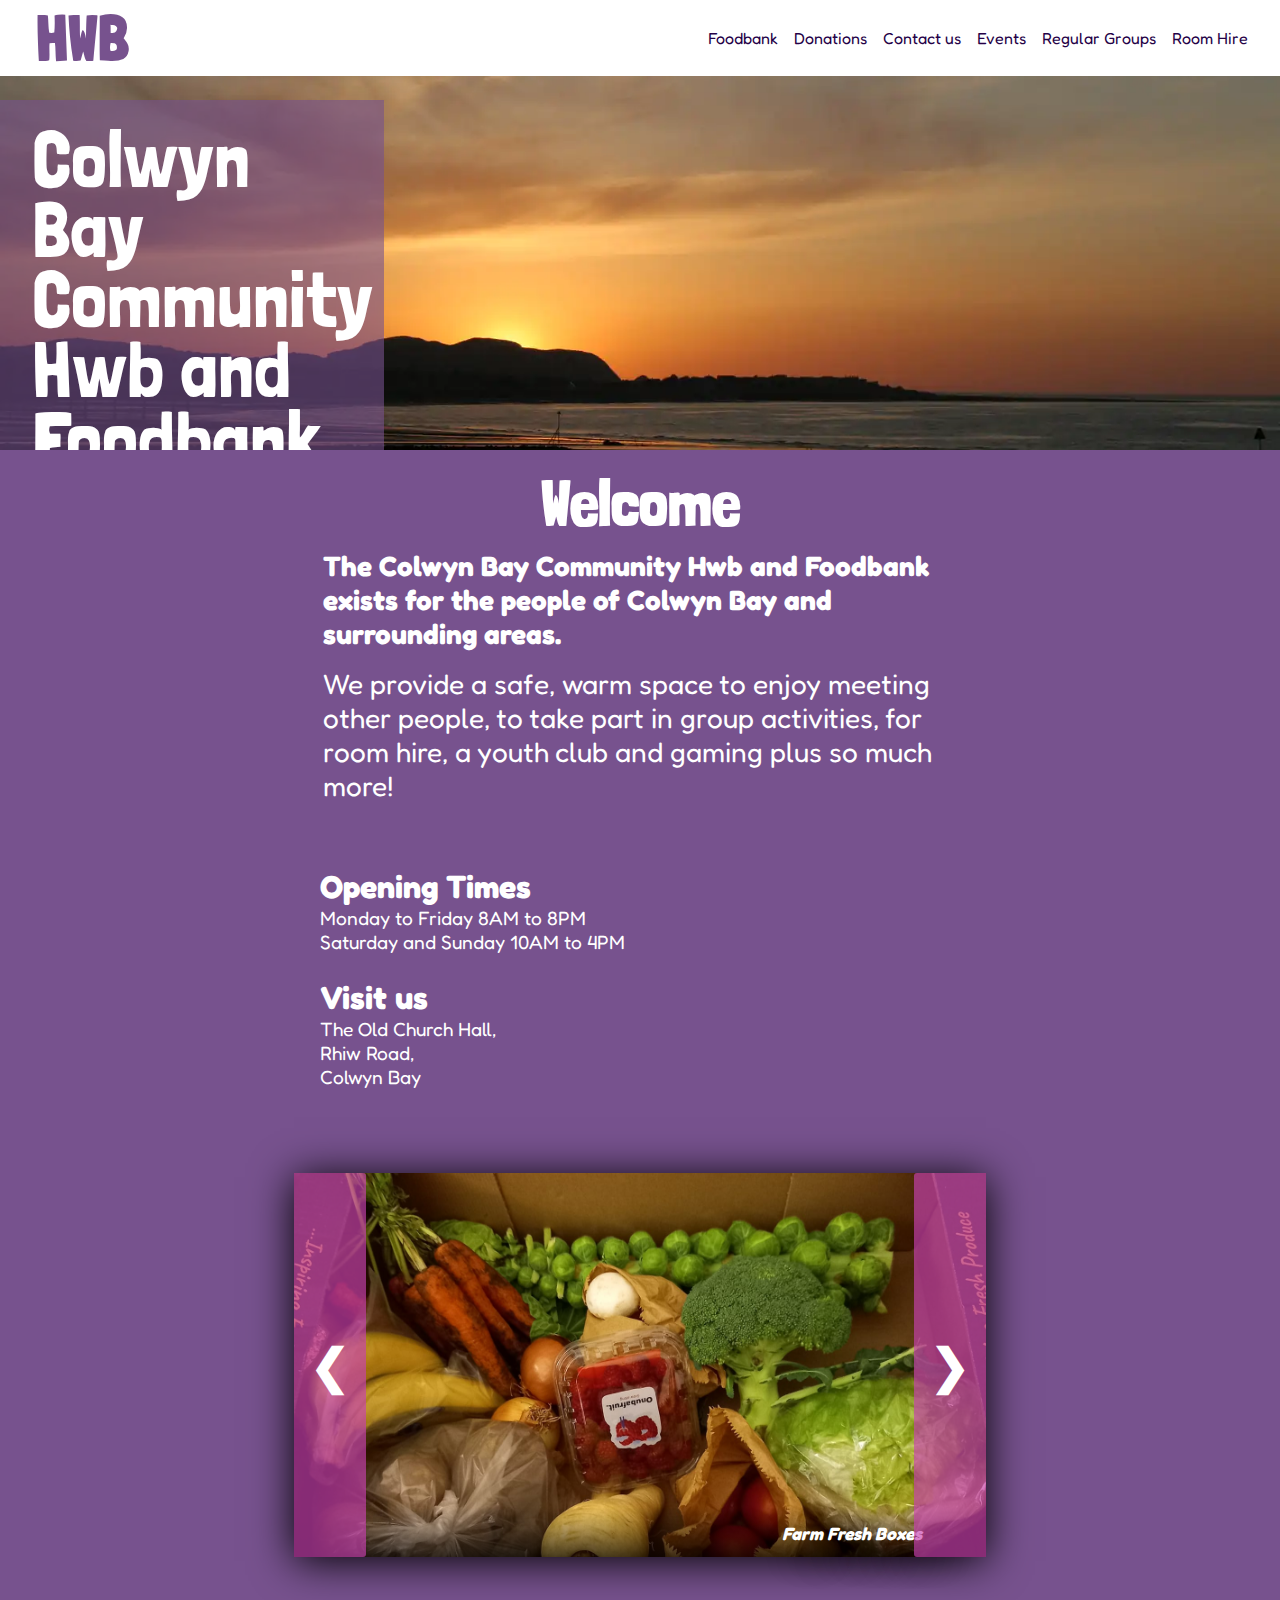
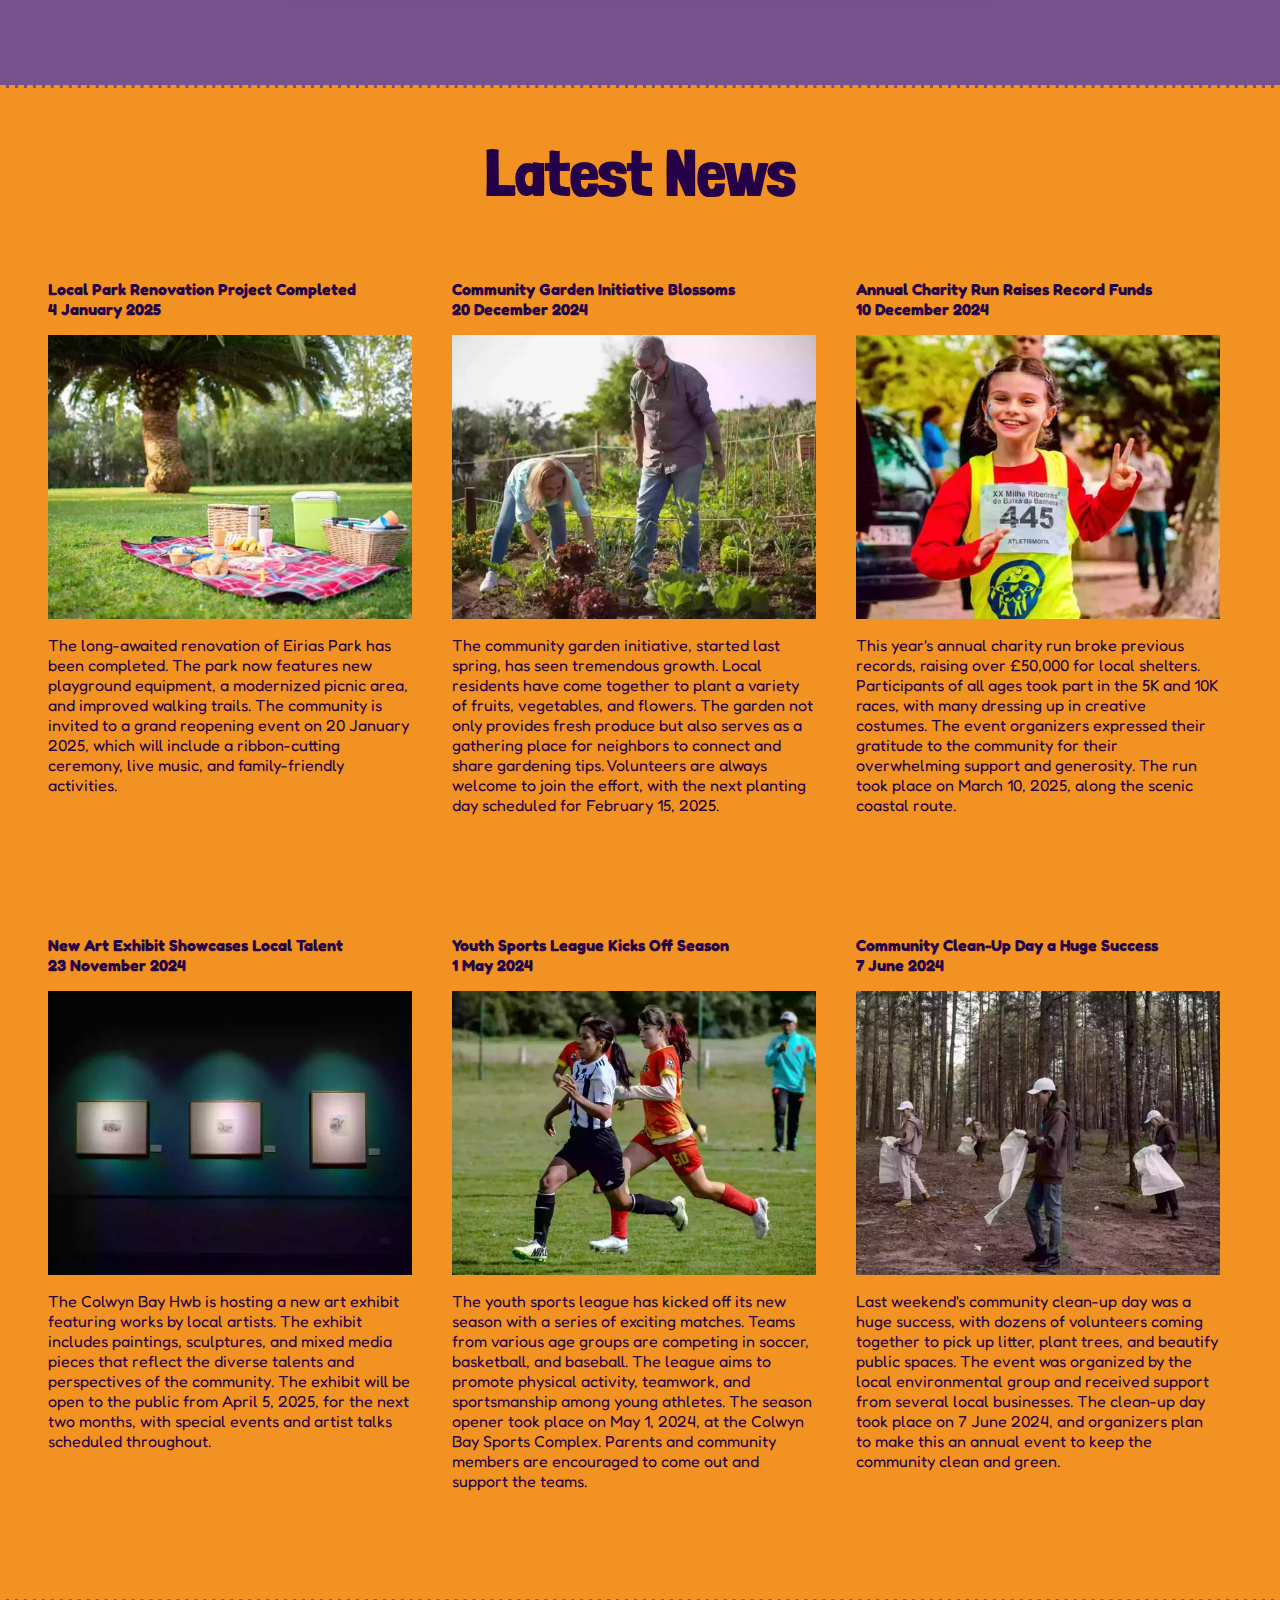
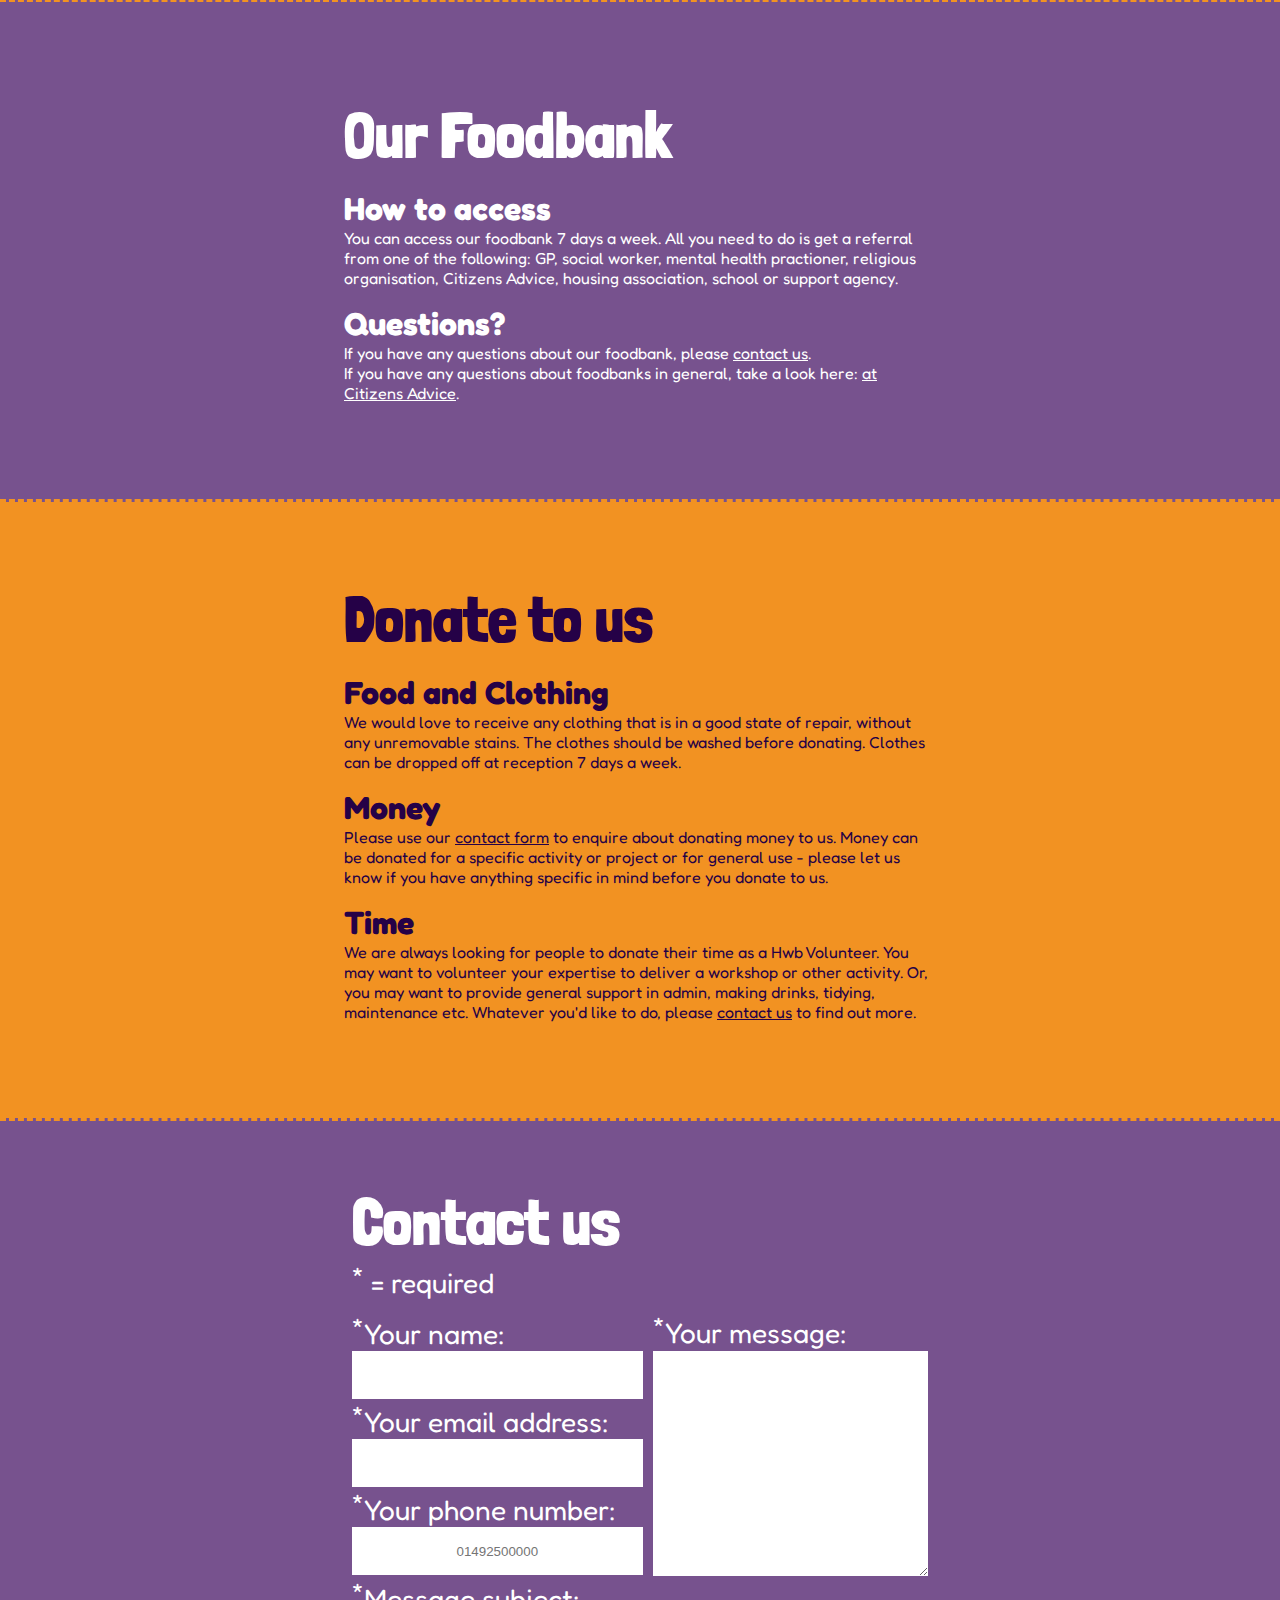
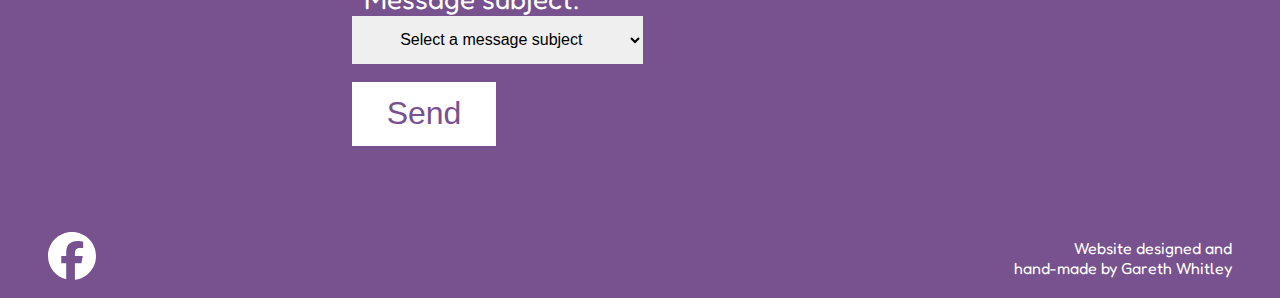
<file: index.html>
<!DOCTYPE html>
<html lang="en">
<head>
    <!-- Meta tags-->
    <meta charset="UTF-8">
    <meta name="viewport" content="width=device-width, initial-scale=1.0">
    <meta name="description" content="Colwyn Bay Community Hwb and Foodbank">
    <!-- Preloads to reduce overall page load time -->
    <link rel="preload" as="image" href="assets/images/sunset.webp">
    <link rel="preconnect" href="https://fonts.googleapis.com" crossorigin >
    <link rel="preconnect" href="https://fonts.gstatic.com" crossorigin >
    <!-- Stylesheets -->
    <link rel="stylesheet" href="https://fonts.googleapis.com/css2?family=Londrina+Solid:wght@300;400&display=swap">
    <link rel="stylesheet" href="https://fonts.googleapis.com/css2?family=Fredoka:wght@300&display=swap">
    <link rel="stylesheet" href="assets/css/global-styles.css">
    <link rel="stylesheet" href="assets/css/landing-styles.css">
    <link rel="stylesheet" href="assets/css/thankyou-modal.css">
    <style>
        /* Inline critical CSS to reduce mobile LCP*/
        .hero {
            width: 100%;
            height: 50vh;
            background: url('assets/images/sunset.webp') no-repeat center center / cover;
            position: relative;
        }
    </style>
    <!-- Title -->
    <title>Colwyn Bay Community Hwb and Foodbank</title>
</head>
<body>
    <!-- Header including navigation and logotype -->
    <header>
        <a href="index.html">
            <h1 id="logo">
                HWB
            </h1>
        </a>
        <!-- Navigation toggle -->
        <input type="checkbox" name="nav-toggle" id="nav-toggle">
        <label for="nav-toggle" class="nav-toggle-label">
            <svg xmlns="http://www.w3.org/2000/svg"
                class="icon"
                viewBox="0 0 448 512"
                role="img"
                aria-label="Navigation menu icon">
                <!--!Font Awesome Free 6.7.1 by @fontawesome - https://fontawesome.com License - https://fontawesome.com/license/free Copyright 2024 Fonticons, Inc.-->
                <path d="M0 96C0 78.3 14.3 64 32 64l384 0c17.7 0 32 14.3 32 32s-14.3 32-32 32L32 128C14.3 128 0 113.7 0 96zM0 256c0-17.7 14.3-32 32-32l384 0c17.7 0 32 14.3 32 32s-14.3 32-32 32L32 288c-17.7 0-32-14.3-32-32zM448 416c0 17.7-14.3 32-32 32L32 448c-17.7 0-32-14.3-32-32s14.3-32 32-32l384 0c17.7 0 32 14.3 32 32z"></path>
            </svg>
        </label>
        <!-- Navigation -->
        <nav>
            <ul id="menu">
                <li><a href="index.html#foodbank" aria-label="Click to visit Foodbank information">Foodbank</a></li>
                <li><a href="index.html#donations" aria-label="Click to visit How to donate to us">Donations</a></li>
                <li><a href="index.html#contact-form-section" aria-label="Click to visit Contact us">Contact us</a></li>
                <li><a href="groups-and-events.html#events" aria-label="Click to visit Events">Events</a></li>
                <li><a href="groups-and-events.html#regular-groups" aria-label="Click to visit Regular Events">Regular Groups</a></li>
                <li><a href="groups-and-events.html#room-hire" aria-label="Click to visit Room hire">Room Hire</a></li>
            </ul>
        </nav>
    </header>
    <!-- Main container -->
    <div id="container" class="container-noblur">
        <!-- Hero image -->
        <div class="hero">
            <div id="cover-text">
                <h1 id="cover-title">
                    Colwyn Bay Community<br>
                    Hwb and Foodbank
                </h1>
            </div>
        </div>
        <div id="welcome-message-details">
            <!-- Welcome message section -->
            <section id="welcome-message">
                <h2>
                    Welcome
                </h2>
                <p>
                    <strong>The Colwyn Bay Community Hwb and Foodbank exists for the people of Colwyn Bay and surrounding areas.</strong>
                </p>
                <p>
                    We provide a safe, warm space to enjoy meeting other people, to take part in group activities, for room hire,
                    a youth club and gaming plus so much more!
                </p>
            </section>
            <!-- Details section including opening times and location -->
            <section id="details">
                <div id="opening-times">
                    <h3>
                        Opening Times
                    </h3>
                    <p id="times">
                        Monday to Friday 8AM to 8PM<br>
                        Saturday and Sunday 10AM to 4PM
                    </p>
                </div>
                <div id="visit-us">
                    <h3>
                        Visit us
                    </h3>
                    <p id="address">
                        The Old Church Hall,<br>
                        Rhiw Road,<br>
                        Colwyn Bay
                    </p>
                </div>
            </section>
        </div>
        <!-- Image carousel -->
        <div class="carousel">
            <!-- Carousel slides -->
            <div class="slides fade" id="slide-1" style="display:flex"><div id="slide-1-caption" class="slide-caption"><span>Farm Fresh Boxes</span></div></div>
            <div class="slides fade" id="slide-2" style="display:none"><div id="slide-2-caption" class="slide-caption"><span>The Choir For Good</span></div></div>
            <div class="slides fade" id="slide-3" style="display:none"><div id="slide-3-caption" class="slide-caption"><span>Pumpkin workshop</span></div></div>
            <div class="slides fade" id="slide-4" style="display:none"><div id="slide-4-caption" class="slide-caption"><span>The Warm Hub Christmas Dinner</span></div></div>
            <div class="slides fade" id="slide-5" style="display:none"><div id="slide-5-caption" class="slide-caption"><span>A visit from an AM</span></div></div>
            <!-- Carousel movement buttons-->
            <a aria-label="previous image" id="previousArrow">&#10094;</a>
            <a aria-label="next image" id="nextArrow">&#10095;</a>
        </div>
        <hr>
        <!-- Latest news section -->
        <section id="latest-news">
            <h2>Latest News</h2>
            <!-- Latest news cards -->
            <div id="news-cards">
                <div class="card">
                    <div class="news-title">Local Park Renovation Project Completed</div>
                    <div class="news-date">4 January 2025</div>
                    <div class="news-image">
                        <img
                            srcset="assets/images/news/eirias-park-575w.webp 575w,
                                assets/images/news/eirias-park-796w.webp 796w,
                                assets/images/news/eirias-park-1194w.webp 1194w"
                            sizes="(min-width: 1560px) calc(33.06vw - 60px),
                                (min-width: 1200px) calc(7.06vw + 341px),
                                (min-width: 1060px) calc(50vw - 68px),
                                (min-width: 780px) calc(10vw + 348px),
                                (min-width: 560px) calc(100vw - 96px),
                                calc(7.5vw + 404px)"
                            src="assets/images/news/eirias-park.webp"
                            aria-label="Local Park Renovation Project Completed"
                            alt="Local Park Renovation Project">
                    </div>
                    <div class="news-snippet">
                        The long-awaited renovation of Eirias Park has been completed. The park now features new playground equipment, a modernized picnic area, and improved walking trails. The community is invited to a grand reopening event on 20 January 2025, which will include a ribbon-cutting ceremony, live music, and family-friendly activities.
                    </div>
                </div>
                <div class="card">
                    <div class="news-title">Community Garden Initiative Blossoms</div>
                    <div class="news-date">20 December 2024</div>
                    <div class="news-image">
                        <img
                            srcset="assets/images/news/community-garden-575w.webp 575w,
                                assets/images/news/community-garden-850w.webp 850w,
                                assets/images/news/community-garden-1275w.webp 1275w,
                                assets/images/news/community-garden-1600w.webp 1600w,
                                assets/images/news/community-garden-1860w.webp 1860w"
                            sizes="(min-width: 1560px) calc(33.06vw - 60px),
                                (min-width: 1200px) calc(7.06vw + 341px),
                                (min-width: 1060px) calc(50vw - 68px),
                                (min-width: 780px) calc(10vw + 348px),
                                (min-width: 560px) calc(100vw - 96px),
                                calc(7.5vw + 404px)"
                            src="assets/images/news/community-garden.webp"
                            aria-label="Community Garden Initiative Blossoms"
                            alt="Community Garden Initiative Blossoms">
                    </div>
                    <div class="news-snippet">
                        The community garden initiative, started last spring, has seen tremendous growth. Local residents have come together to plant a variety of fruits, vegetables, and flowers. The garden not only provides fresh produce but also serves as a gathering place for neighbors to connect and share gardening tips. Volunteers are always welcome to join the effort, with the next planting day scheduled for February 15, 2025.
                    </div>
                </div>
                <div class="card">
                    <div class="news-title">Annual Charity Run Raises Record Funds</div>
                    <div class="news-date">10 December 2024</div>
                    <div class="news-image">
                        <img
                                srcset="assets/images/news/charity-run-575w.webp 575w,
                                    assets/images/news/charity-run-1010w.webp 1010w,
                                    assets/images/news/charity-run-1515w.webp 1515w,
                                    assets/images/news/charity-run-1860w.webp 1860w"
                                sizes="(min-width: 1800px) calc(33vw - 58px), (min-width: 780px) 490px, (min-width: 640px) calc(100vw - 96px), 491px"
                                src="assets/images/news/charity-run.webp"
                                aria-label="Annual Charity Run Raises Record Funds"
                                alt="Annual Charity Run Raises Record Funds">
                    </div>
                    <div class="news-snippet">
                        This year's annual charity run broke previous records, raising over £50,000 for local shelters. Participants of all ages took part in the 5K and 10K races, with many dressing up in creative costumes. The event organizers expressed their gratitude to the community for their overwhelming support and generosity. The run took place on March 10, 2025, along the scenic coastal route.
                    </div>
                </div>
                <div class="card">
                    <div class="news-title">New Art Exhibit Showcases Local Talent</div>
                    <div class="news-date">23 November 2024</div>
                    <div class="news-image">
                        <img
                                srcset="assets/images/news/exhibition-379w.webp 379w,
                                    assets/images/news/exhibition-575w.webp 575w,
                                    assets/images/news/exhibition-758w.webp 758w,
                                    assets/images/news/exhibition-1137w.webp 1137w,
                                    assets/images/news/exhibition-1420w.webp 1420w,
                                    assets/images/news/exhibition-1650w.webp 1650w,
                                    assets/images/news/exhibition-1860w.webp 1860w"
                                sizes="(min-width: 1440px) calc(33.01vw - 58px),
                                    (min-width: 1200px) calc(14.09vw + 210px),
                                    (min-width: 960px) calc(50vw - 68px),
                                    (min-width: 780px) calc(13.75vw + 273px),
                                    (min-width: 500px) calc(100vw - 96px), 373px"
                                src="assets/images/news/exhibition.webp"
                                aria-label="New Art Exhibit Showcases Local Talent"
                                alt="New Art Exhibit Showcases Local Talent">
                    </div>
                    <div class="news-snippet">
                        The Colwyn Bay Hwb is hosting a new art exhibit featuring works by local artists. The exhibit includes paintings, sculptures, and mixed media pieces that reflect the diverse talents and perspectives of the community. The exhibit will be open to the public from April 5, 2025, for the next two months, with special events and artist talks scheduled throughout.
                    </div>
                </div>
                <div class="card">
                    <div class="news-title">Youth Sports League Kicks Off Season</div>
                    <div class="news-date">1 May 2024</div>
                    <div class="news-image">
                        <img
                                srcset="assets/images/news/sports-league-575w.webp 575w,
                                    assets/images/news/sports-league-796w.webp 796w,
                                    assets/images/news/sports-league-1194w.webp 1194w,
                                    assets/images/news/sports-league-1560w.webp 1560w,
                                    assets/images/news/sports-league-1860w.webp 1860w"
                                sizes="(min-width: 1480px) calc(33.03vw - 59px),
                                    (min-width: 1200px) calc(9.62vw + 283px),
                                    (min-width: 1000px) calc(50vw - 68px),
                                    (min-width: 780px) calc(12vw + 304px),
                                    (min-width: 520px) calc(100vw - 96px),
                                    389px"
                                src="assets/images/news/sports-league.webp"
                                aria-label="Youth Sports League Kicks Off Season"
                                alt="Youth Sports League Kicks Off Season">
                    </div>
                    <div class="news-snippet">
                        The youth sports league has kicked off its new season with a series of exciting matches. Teams from various age groups are competing in soccer, basketball, and baseball. The league aims to promote physical activity, teamwork, and sportsmanship among young athletes. The season opener took place on May 1, 2024, at the Colwyn Bay Sports Complex. Parents and community members are encouraged to come out and support the teams.
                    </div>
                </div>
                <div class="card">
                    <div class="news-title">Community Clean-Up Day a Huge Success </div>
                    <div class="news-date">7 June 2024</div>
                    <div class="news-image">
                        <img
                                srcset="assets/images/news/cleanup-day-575w.webp 575w,
                                    assets/images/news/cleanup-day-852w.webp 852w,
                                    assets/images/news/cleanup-day-1278w.webp 1278w,
                                    assets/images/news/cleanup-day-1600w.webp 1600w,
                                    assets/images/news/cleanup-day-1860w.webp 1860w"
                                sizes="(min-width: 1560px) calc(33.06vw - 60px), (min-width: 1200px) calc(7.06vw + 341px), (min-width: 1060px) calc(50vw - 68px), (min-width: 780px) calc(10vw + 348px), (min-width: 560px) calc(100vw - 96px), calc(7.5vw + 404px)"                                src="assets/images/news/cleanup-day.webp"
                                aria-label="Community Clean-Up Day a Huge Success"
                                alt="Community Clean-Up Day a Huge Success">
                    </div>
                    <div class="news-snippet">
                        Last weekend's community clean-up day was a huge success, with dozens of volunteers coming together to pick up litter, plant trees, and beautify public spaces. The event was organized by the local environmental group and received support from several local businesses. The clean-up day took place on 7 June 2024, and organizers plan to make this an annual event to keep the community clean and green.
                    </div>
                </div>
            </div>
        </section>
        <hr data-nav="foodbank">
        <!-- Foodbank information section -->
        <section id="foodbank">
            <div id="foodbank-details">
                <h2>Our Foodbank</h2>
                <h3>How to access</h3>
                <p>
                    You can access our foodbank 7 days a week. All you need to do is get a referral from one of the following: GP, social worker, mental health practioner, religious organisation, Citizens Advice, housing association, school or support agency.
                </p>
                <h3>Questions?</h3>
                <p>
                    If you have any questions about our foodbank, please <a href="#contact-form-section" aria-label="link to our contact us form">contact us</a>.<br>
                    If you have any questions about foodbanks in general, take a look here: <a href="https://www.citizensadvice.org.uk/debt-and-money/food-bank/using-a-food-bank/" target="_blank" aria-label="link to Citizens Advice foodbank information">at Citizens Advice</a>.
                </p>
            </div>
        </section>
        <hr data-nav="donations">
        <!-- Donations section -->
        <section id="donations">
            <div id="donations-details">
                <h2>Donate to us</h2>
                <h3>Food and Clothing</h3>
                <p>
                    We would love to receive any clothing that is in a good state of repair, without any unremovable stains. The clothes should be washed before donating. Clothes can be dropped off at reception 7 days a week.
                </p>
                <h3>Money</h3>
                <p>
                    Please use our <a href="#contact-form-section" aria-label="link to our contact form">contact form</a> to enquire about donating money to us. Money can be donated for a specific activity or project or for general use - please let us know if you have anything specific in mind before you donate to us.
                </p>
                <h3>Time</h3>
                <p>
                    We are always looking for people to donate their time as a Hwb Volunteer. You may want to volunteer your expertise to deliver a workshop or other activity. Or, you may want to provide general support in admin, making drinks, tidying, maintenance etc. Whatever you'd like to do, please <a href="#contact-form-section" aria-label="link to contact form">contact us</a> to find out more.
                </p>
            </div>
        </section>
        <hr data-nav="contact-form-section">
        <!-- Contact form section -->
        <section id="contact-form-section">
            <div id="contact-form">
                <h2>Contact us</h2>
                <form id="contact-us-form" aria-label="Contact Form">
                    <span><sup>*</sup> = required</span>
                    <div id="form-column">
                        <div id="form-left">
                            <div>
                                <label for="name"><sup>*</sup>Your name:</label><br>
                                <input type="text" name="name" id="name" required class="readable-input">
                                <div style="display:none" class="errors" id="error-name">⚠️ Please enter your name.</div>
                            </div>
                            <div>
                                <label for="email"><sup>*</sup>Your email address:</label><br>
                                <input type="email" name="email" id="email" required class="readable-input">
                                <div style="display:none" class="errors" id="error-email">⚠️ Please enter your email address.</div>
                                <div style="display:none" class="errors" id="error-email-invalid">⚠️ Please enter a valid email address.</div>
                            </div>
                            <div>
                                <label for="phone"><sup>*</sup>Your phone number:</label><br>
                                <input type="tel" name="phone" id="phone" class="readable-input" placeholder="01492500000">
                                <div style="display: none" class="errors" id="error-phone">⚠️ Please enter your phone number.</div>
                                <div style="display: none" class="errors" id="error-phone-incorrect-number">⚠️ Please enter a valid UK phone number with area code.</div>
                            </div>
                            <div>
                                <label for="reason"><sup>*</sup>Message subject:</label>
                                <select required id="reason" name="reason" class="readable-input">
                                    <option selected value="">Select a message subject</option>
                                    <option value="Donating">Donating</option>
                                    <option value="Room hire">Room hire</option>
                                    <option value="Upcoming events">Upcoming events</option>
                                    <option value="Foodbank">Foodbank</option>
                                    <option value="Other">Other</option>
                                </select>
                                <div style="display:none" class="errors" id="error-reason">⚠️ Please choose a message subject.</div>
                            </div>
                        </div>
                        <div id="form-right">
                            <div id="message-div">
                                <label for="message"><sup>*</sup>Your message:</label>
                                <textarea cols="50" rows="15" name="message" id="message" required class="readable-input"></textarea>
                            </div>
                            <div style="display:none" class="errors" id="error-message">⚠️ Please enter a message.</div>
                        </div>
                    </div>
                        <div id="submit-form-button">
                            <button type="submit">Send</button>
                        </div>
                </form>
            </div>
        </section>
        <!-- Footer -->
        <footer>
                <div class="social">
                <a href="https://www.facebook.com" target="_blank" rel="noopener" aria-label="Visit our Facebook page">
                    <svg id="facebook-logo" xmlns="http://www.w3.org/2000/svg" viewBox="0 0 512 512">
                        <!--!Font Awesome Free 6.7.1 by @fontawesome - https://fontawesome.com License - https://fontawesome.com/license/free Copyright 2024 Fonticons, Inc.-->
                        <path d="M512 256C512 114.6 397.4 0 256 0S0 114.6 0 256C0 376 82.7 476.8 194.2 504.5V334.2H141.4V256h52.8V222.3c0-87.1 39.4-127.5 125-127.5c16.2 0 44.2 3.2 55.7 6.4V172c-6-.6-16.5-1-29.6-1c-42 0-58.2 15.9-58.2 57.2V256h83.6l-14.4 78.2H287V510.1C413.8 494.8 512 386.9 512 256h0z"></path>
                    </svg>
                </a>
                </div>
                <div id="imprint">
                <p>
                    Website designed and <br> hand-made by Gareth Whitley
                </p>
                </div>
        </footer>
    </div>
    <!-- Modal -->
    <div id="modal" class="modal-hide">
        <div id="modal-header">
            <span>Thank you!</span>
            <div id="close-modal">
                <button id="close-modal-button">
                    <span id="close-modal-text">
                        <strong>x</strong> close
                    </span>
                </button>
            </div>
        </div>
        <div id="modal-body">
            Thank you for contacting us.<br>
            We will review your message and get in touch as soon as possible.
            <div id="modal-submitted-details">
                <strong>Message sent:</strong><br>
                <!-- Submitted details to be added with JS -->
            </div>
        </div>
    </div>
    <!-- Utilities JS module that imports various other JS files -->
    <script src="./assets/js/utilities.js" type="module"></script>
</body>

</html>
</file>
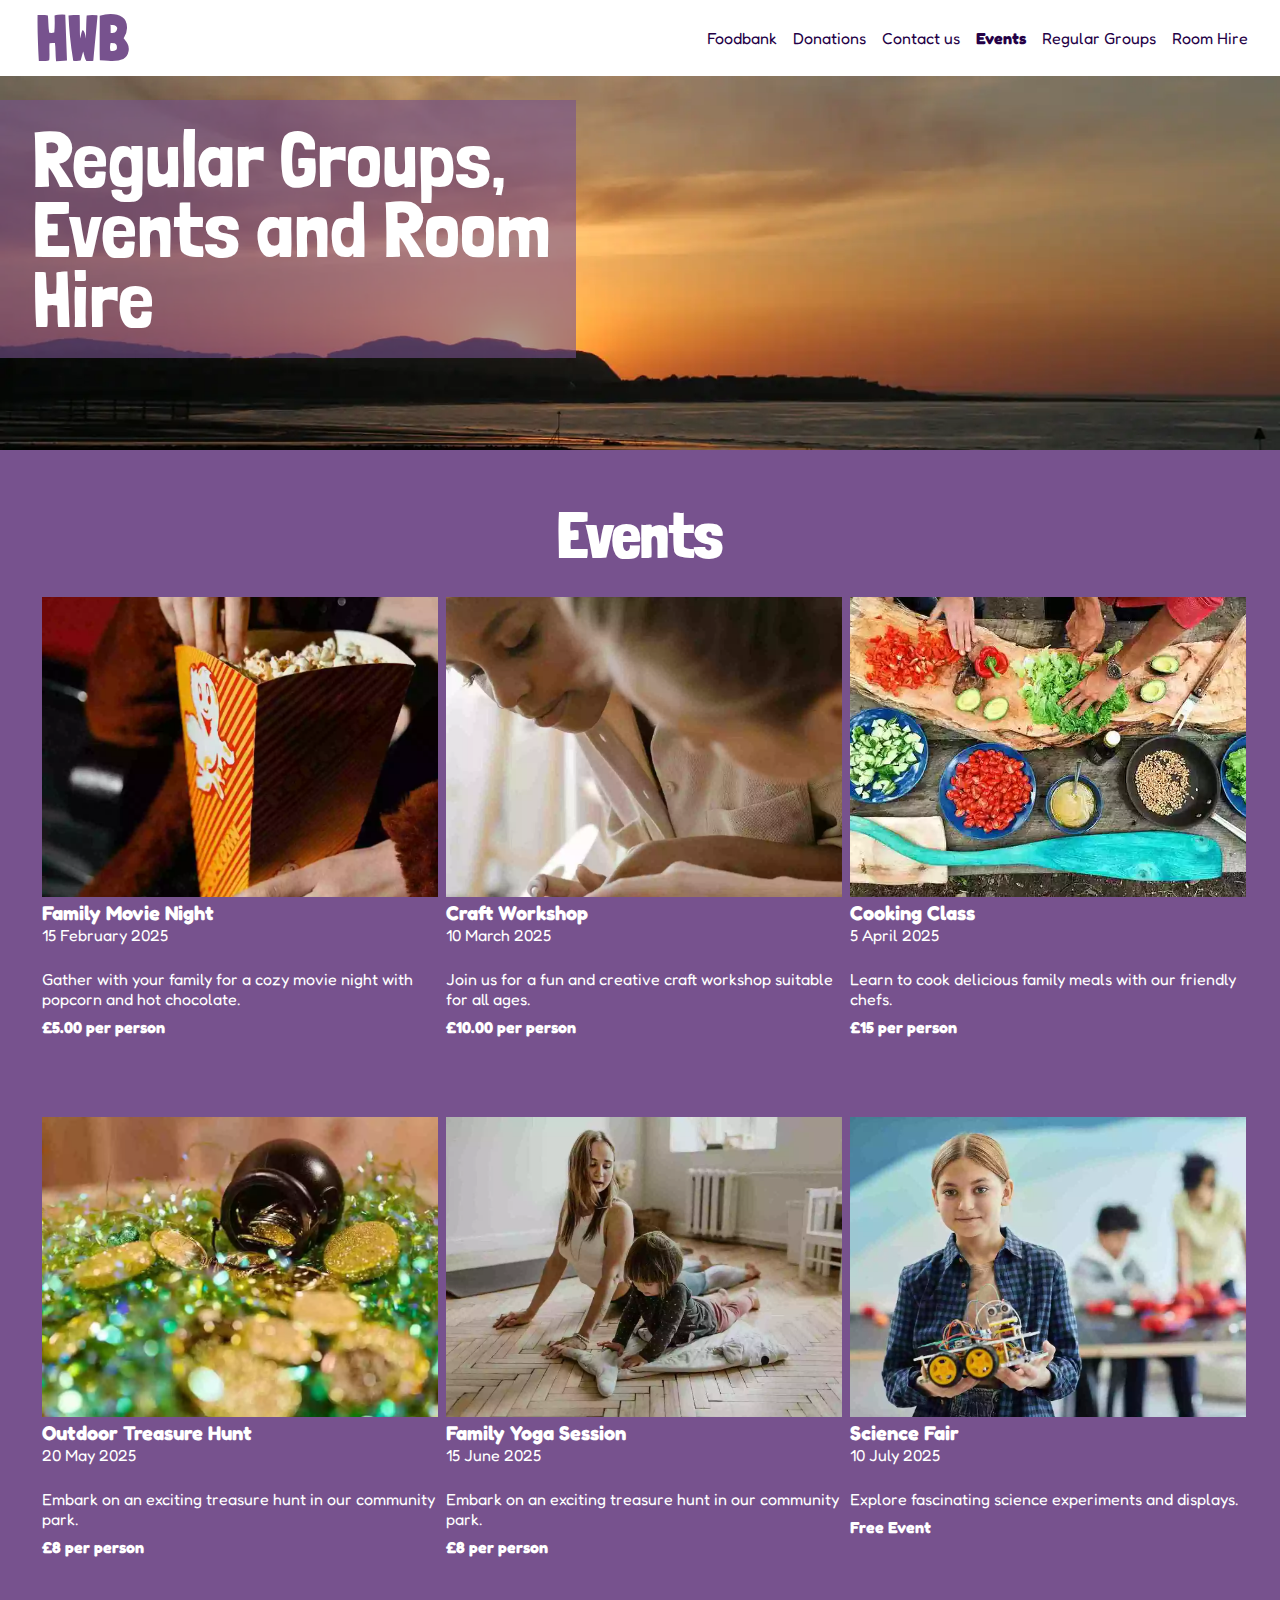
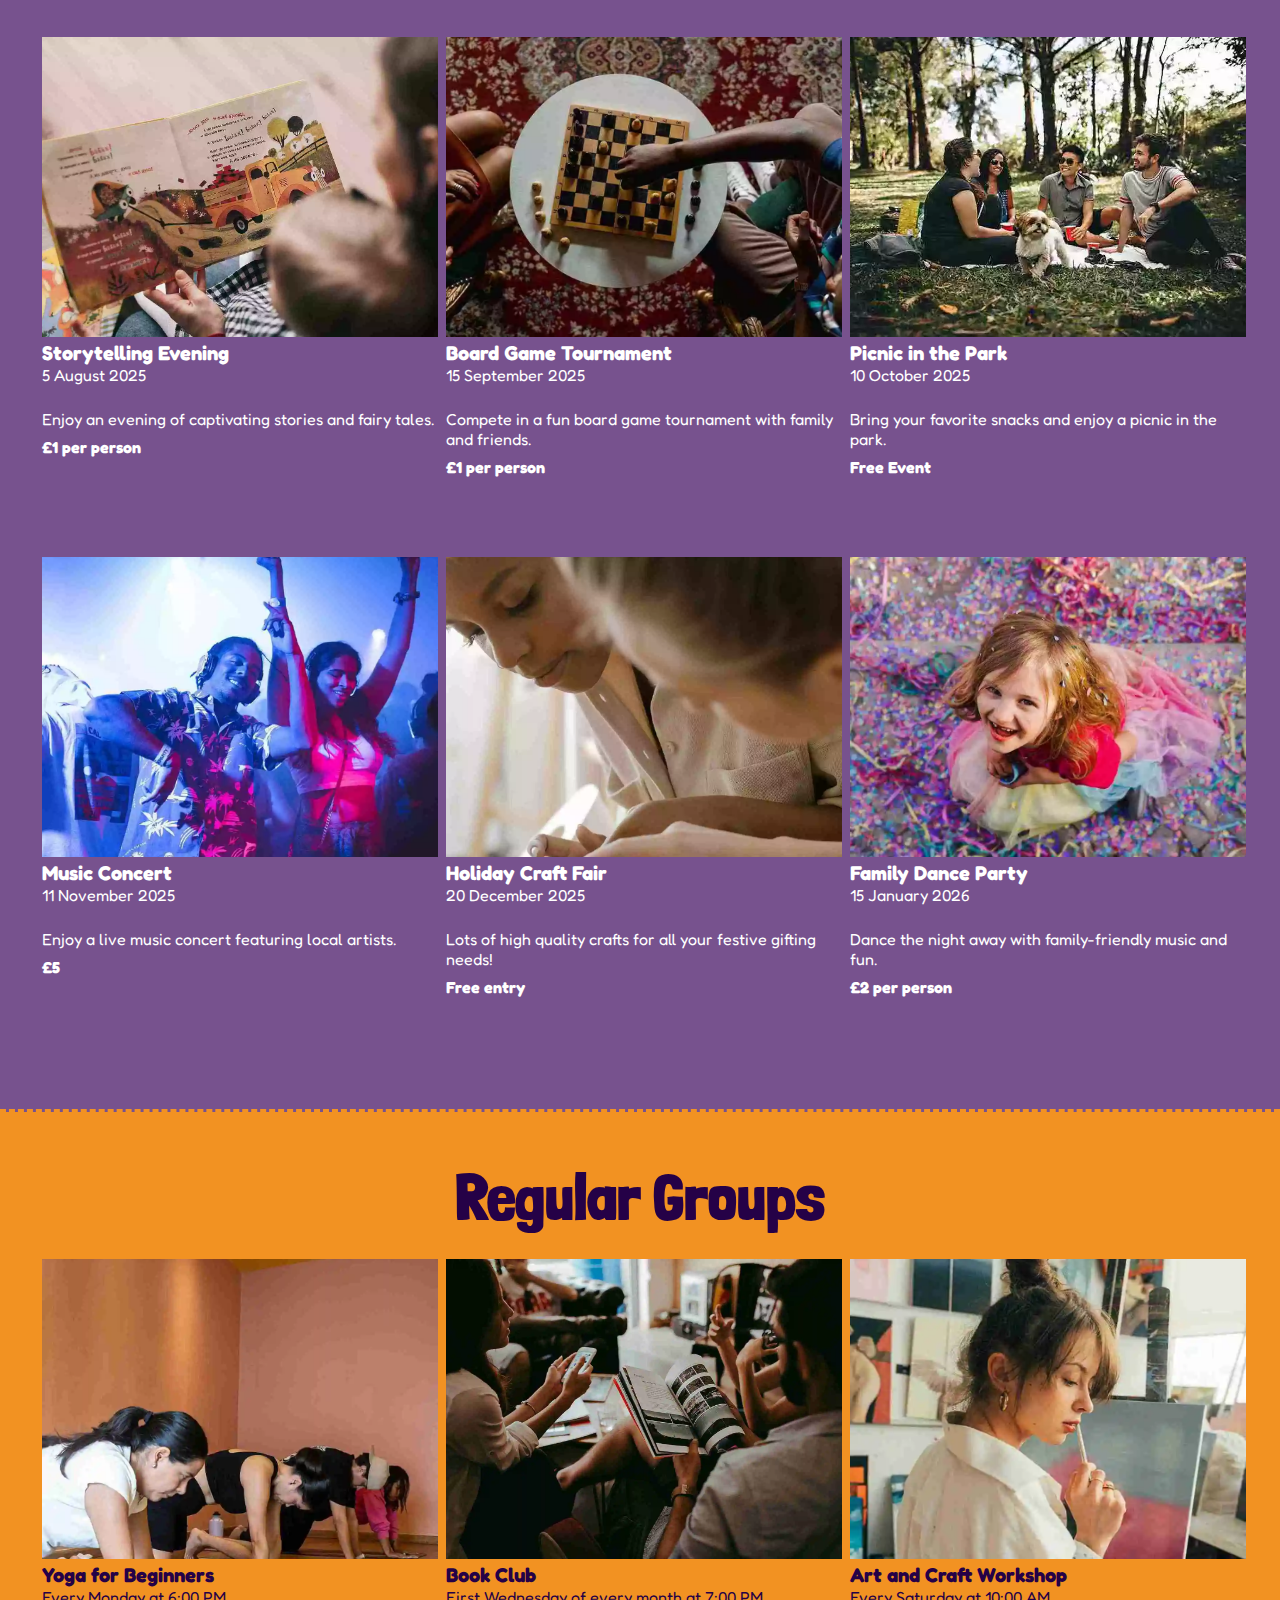
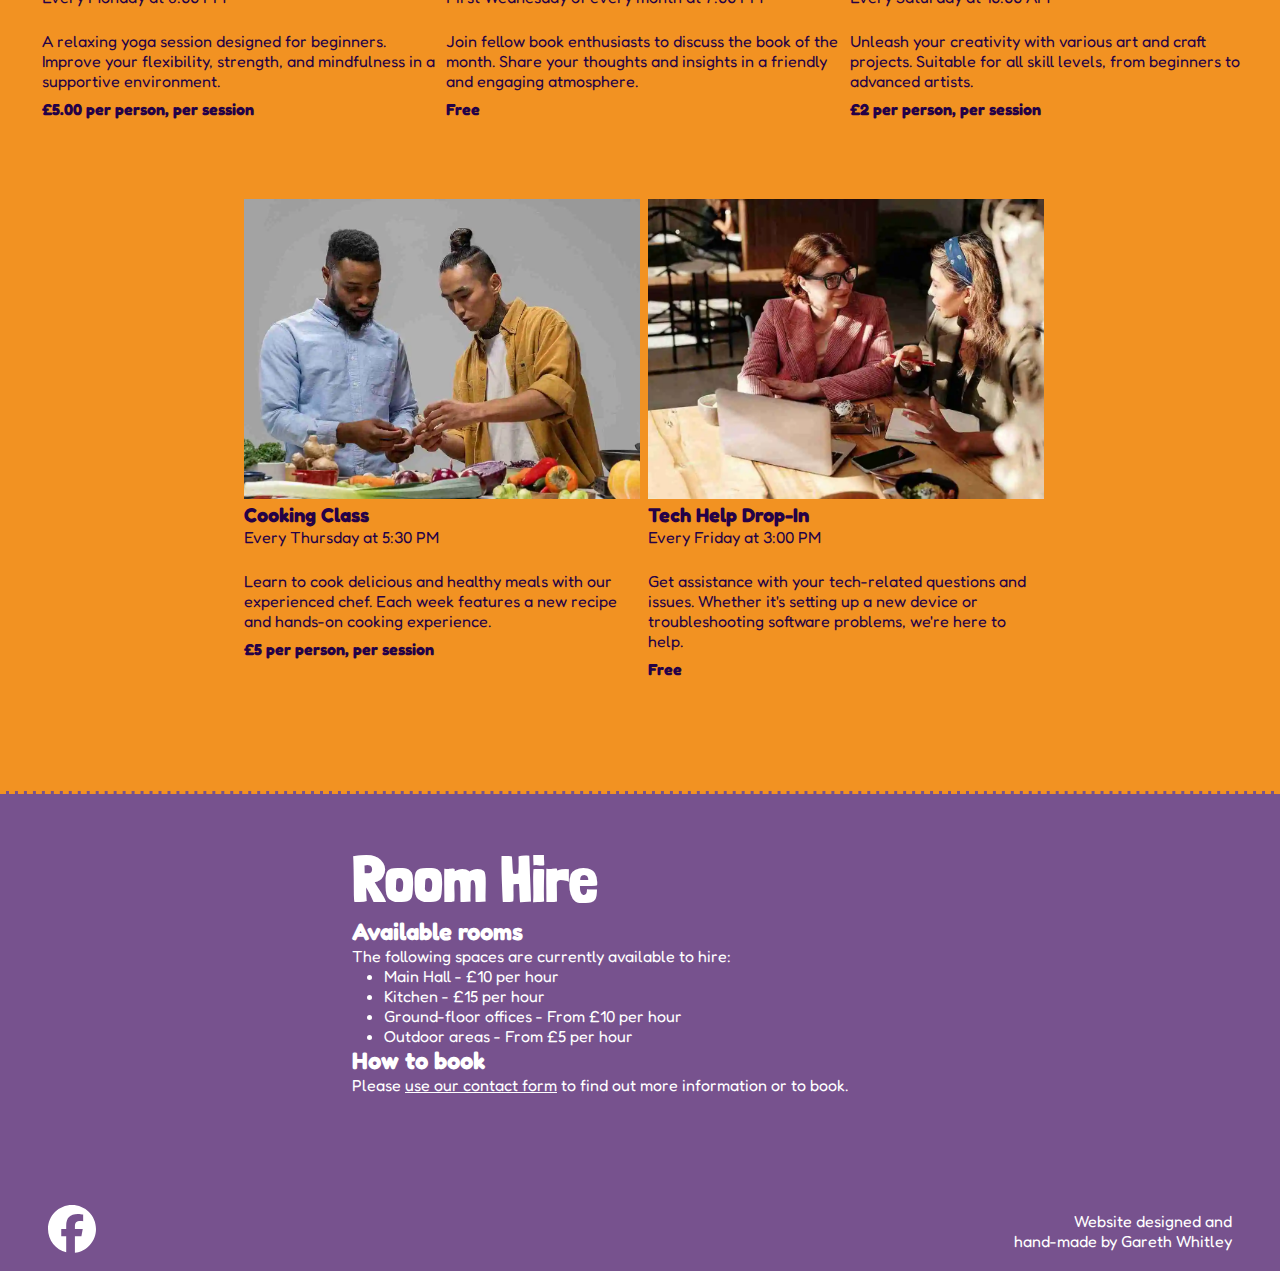
<file: groups-and-events.html>
<!DOCTYPE html>
<html lang="en">
<head>
    <!-- Meta tags-->
    <meta charset="UTF-8">
    <meta name="viewport" content="width=device-width, initial-scale=1.0">
    <meta name="description" content="Colwyn Bay Community Hwb and Foodbank Regular groups, events and room hire information">
    <!-- Preloads to reduce overall page load time -->
    <link rel="preload" as="image" href="assets/images/sunset.webp">
    <link rel="preconnect" href="https://fonts.googleapis.com" crossorigin >
    <link rel="preconnect" href="https://fonts.gstatic.com" crossorigin >
    <!-- Stylesheets -->
    <link rel="stylesheet" href="https://fonts.googleapis.com/css2?family=Londrina+Solid:wght@300;400&display=swap">
    <link rel="stylesheet" href="https://fonts.googleapis.com/css2?family=Fredoka:wght@300&display=swap">
    <link rel="stylesheet" href="assets/css/global-styles.css">
    <link rel="stylesheet" href="assets/css/groups-and-events-styles.css">
    <link rel="stylesheet" href="assets/css/thankyou-modal.css">
    <style>
        /* Inline critical CSS to reduce mobile LCP*/
        .hero {
            width: 100%;
            height: 50vh;
            background: url('assets/images/sunset.webp') no-repeat center center / cover;
            position: relative;
        }
    </style>
    <!-- Title -->
    <title>Regular Groups, Events & Room Hire - Colwyn Bay Community Hwb and Foodbank </title>
</head>
<body>
    <!-- Header including navigation and logotype -->
    <header>
        <a href="index.html">
            <h1 id="logo">
                HWB
            </h1>
        </a>
        <!-- Navigation toggle -->
        <input type="checkbox" name="nav-toggle" id="nav-toggle">
        <label for="nav-toggle" class="nav-toggle-label">
            <svg xmlns="http://www.w3.org/2000/svg" 
                class="icon" 
                viewBox="0 0 448 512"
                role="img"
                aria-label="Navigation menu icon">
                <!--!Font Awesome Free 6.7.1 by @fontawesome - https://fontawesome.com License - https://fontawesome.com/license/free Copyright 2024 Fonticons, Inc.-->
                <path d="M0 96C0 78.3 14.3 64 32 64l384 0c17.7 0 32 14.3 32 32s-14.3 32-32 32L32 128C14.3 128 0 113.7 0 96zM0 256c0-17.7 14.3-32 32-32l384 0c17.7 0 32 14.3 32 32s-14.3 32-32 32L32 288c-17.7 0-32-14.3-32-32zM448 416c0 17.7-14.3 32-32 32L32 448c-17.7 0-32-14.3-32-32s14.3-32 32-32l384 0c17.7 0 32 14.3 32 32z"/>
            </svg>
        </label>
        <!-- Navigation -->
        <nav>
            <ul id="menu">
                <li><a href="index.html#foodbank" aria-label="Click to visit Foodbank information">Foodbank</a></li>
                <li><a href="index.html#donations" aria-label="Click to visit How to donate to us">Donations</a></li>
                <li><a href="index.html#contact-form-section" aria-label="Click to visit Contact us">Contact us</a></li>
                <li><a href="groups-and-events.html#events" aria-label="Click to visit Events">Events</a></li>
                <li><a href="groups-and-events.html#regular-groups" aria-label="Click to visit Regular Events">Regular Groups</a></li>
                <li><a href="groups-and-events.html#room-hire" aria-label="Click to visit Room hire">Room Hire</a></li>
            </ul>
        </nav>
    </header>
    <!-- Main container -->
    <div id="container">
        <!-- Hero image -->
        <div class="hero">
            <div id="cover-text">
                <h1 id="cover-title">
                   Regular Groups, Events and Room Hire
                </h1>
            </div>
        </div>
        <hr data-nav="events">
        <section id="events">
            <h2>Events</h2>
            <!-- Regular Events Cards -->
            <div id="events-cards">
                <div class="card">
                    <div class="event-image">
                        <img src="assets/images/events/family-movie-night-11zon.webp" aria-label="Family Movie Night" alt="Family Movie Night Event">
                    </div>
                    <div class="event-title">Family Movie Night</div>
                    <div class="event-date">15 February 2025</div>                    
                    <div class="event-snippet">Gather with your family for a cozy movie night with popcorn and hot chocolate.</div>
                    <div class="event-cost">£5.00 per person</div>
                </div>
                <div class="card">
                    <div class="event-image">
                        <img src="assets/images/events/craft-workshop-11zon.webp" aria-label="Craft Workshop" alt="Craft Workshop">
                    </div>
                    <div class="event-title">Craft Workshop</div>
                    <div class="event-date">10 March 2025</div>  
                    <div class="event-snippet">Join us for a fun and creative craft workshop suitable for all ages.</div>
                    <div class="event-cost">£10.00 per person</div>
                </div>
                <div class="card">
                    <div class="event-image">
                        <img src="assets/images/events/cooking-class-11zon.webp" aria-label="Cooking Class" alt="Cooking Class">
                    </div>
                    <div class="event-title">Cooking Class</div>
                    <div class="event-date">5 April 2025</div>  
                    <div class="event-snippet">Learn to cook delicious family meals with our friendly chefs.</div>
                    <div class="event-cost">£15 per person</div>
                </div>
                <div class="card">
                    <div class="event-image">
                        <img src="assets/images/events/treasure-hunt-11zon.webp" aria-label="Outdoor Treasure Hunt" alt="Outdoor Treasure Hunt">
                    </div>
                    <div class="event-title">Outdoor Treasure Hunt</div>
                    <div class="event-date">20 May 2025</div>           
                    <div class="event-snippet">Embark on an exciting treasure hunt in our community park.</div>
                    <div class="event-cost">£8 per person</div>
                </div>
                <div class="card">
                    <div class="event-image">
                        <img src="assets/images/events/family-yoga-11zon.webp" aria-label="Family Yoga" alt="Family Yoga">
                    </div>
                    <div class="event-title">Family Yoga Session</div>
                    <div class="event-date">15 June 2025</div>        
                    <div class="event-snippet">Embark on an exciting treasure hunt in our community park.</div>
                    <div class="event-cost">£8 per person</div>
                </div>
                <div class="card">
                    <div class="event-image">
                        <img src="assets/images/events/science-fair-11zon.webp" aria-label="Science Fair" alt="Science Fair">
                    </div>
                    <div class="event-title">Science Fair</div>
                    <div class="event-date">10 July 2025</div> 
                    <div class="event-snippet">Explore fascinating science experiments and displays.</div>
                    <div class="event-cost">Free Event</div>
                </div>
                <div class="card">
                    <div class="event-image">
                        <img src="assets/images/events/storytelling-11zon.webp" aria-label="Storytelling" alt="Story telling">
                    </div>
                    <div class="event-title">Storytelling Evening</div>
                    <div class="event-date">5 August 2025</div>        
                    <div class="event-snippet">Enjoy an evening of captivating stories and fairy tales.</div>
                    <div class="event-cost">£1 per person</div>
                </div>
                <div class="card">
                    <div class="event-image">
                        <img src="assets/images/events/boardgame-11zon.webp" aria-label="Board Game Tournament" alt="Board Game Tournament">
                    </div>
                    <div class="event-title">Board Game Tournament</div>
                    <div class="event-date">15 September 2025</div>     
                    <div class="event-snippet">Compete in a fun board game tournament with family and friends.</div>
                    <div class="event-cost">£1 per person</div>
                </div>
                <div class="card">
                    <div class="event-image">
                        <img src="assets/images/events/picnic-11zon.webp" aria-label="Picnic in the park" alt="Picnic in the park">
                    </div>
                    <div class="event-title">Picnic in the Park</div>
                    <div class="event-date">10 October 2025</div>    
                    <div class="event-snippet">Bring your favorite snacks and enjoy a picnic in the park.</div>
                    <div class="event-cost">Free Event</div>
                </div>
                <div class="card">
                    <div class="event-image">
                        <img src="assets/images/events/concert-11zon.webp" aria-label="Music Concert" alt="Music Concert: Photo by Martin Lopez">
                    </div>
                    <div class="event-title">Music Concert</div>
                    <div class="event-date">11 November 2025</div>
                    <div class="event-snippet">Enjoy a live music concert featuring local artists.</div>
                    <div class="event-cost">£5</div>
                </div>
                <div class="card">
                    <div class="event-image">
                        <img src="assets/images/events/craft-workshop-11zon.webp" alt="Holiday Craft Fair">
                    </div>
                    <div class="event-title">Holiday Craft Fair</div>
                    <div class="event-date">20 December 2025</div>   
                    <div class="event-snippet">Lots of high quality crafts for all your festive gifting needs!</div>
                    <div class="event-cost">Free entry</div>
                </div>
                <div class="card">
                    <div class="event-image">
                        <img src="assets/images/events/dance-11zon.webp" aria-label="Family Dance Party" alt="Family Dance Party">
                    </div>
                    <div class="event-title">Family Dance Party</div>
                    <div class="event-date">15 January 2026</div>    
                    <div class="event-snippet">Dance the night away with family-friendly music and fun.</div>
                    <div class="event-cost">£2 per person</div>
                </div>
            </div>
        </section>
        <!-- Regular Groups -->
        <hr data-nav="regular-groups">
        <section id="regular-groups" >
            <h2>Regular Groups</h2>
            <!-- Regular Groups Cards -->
            <div id="groups-cards">
                <div class="card">
                    <div class="event-image">
                        <img src="assets/images/regular_groups/yoga-11zon.webp" aria-label="Yoga for Beginners" alt="Yoga for beginners">
                    </div>
                    <div class="event-title">Yoga for Beginners</div>
                    <div class="event-date">Every Monday at 6:00 PM</div>                    
                    <div class="event-snippet">A relaxing yoga session designed for beginners. Improve your flexibility, strength, and mindfulness in a supportive environment.</div>
                    <div class="event-cost">£5.00 per person, per session</div>
                </div>
                <div class="card">
                    <div class="event-image">
                        <img src="assets/images/regular_groups/bookclub-11zon.webp" aria-label="Book Club" alt="Book Club">
                    </div>
                    <div class="event-title">Book Club</div>
                    <div class="event-date">First Wednesday of every month at 7:00 PM</div>                    
                    <div class="event-snippet"> Join fellow book enthusiasts to discuss the book of the month. Share your thoughts and insights in a friendly and engaging atmosphere.</div>
                    <div class="event-cost">Free</div> 
                </div>
                <div class="card">
                    <div class="event-image">
                        <img src="assets/images/regular_groups/artandcraftworkshop-11zon.webp" aria-label="Art and Craft Workshop" alt="Art and Craft Workshop">
                    </div>
                    <div class="event-title">Art and Craft Workshop</div>
                    <div class="event-date">Every Saturday at 10:00 AM</div>                    
                    <div class="event-snippet"> Unleash your creativity with various art and craft projects. Suitable for all skill levels, from beginners to advanced artists.</div>
                    <div class="event-cost">£2 per person, per session</div> 
                </div>
                <div class="card">
                    <div class="event-image">
                        <img src="assets/images/regular_groups/cooking-11zon.webp" aria-label="Cooking Class" alt="Cooking Class">
                    </div>
                    <div class="event-title">Cooking Class</div>
                    <div class="event-date">Every Thursday at 5:30 PM</div>                    
                    <div class="event-snippet">Learn to cook delicious and healthy meals with our experienced chef. Each week features a new recipe and hands-on cooking experience.</div>
                    <div class="event-cost">£5 per person, per session</div> 
                </div>
                <div class="card">
                    <div class="event-image">
                        <img src="assets/images/regular_groups/techhelp-11zon.webp" aria-label="Tech Help Drop-in" alt="Tech Help Drop-in">
                    </div>
                    <div class="event-title">Tech Help Drop-In</div>
                    <div class="event-date">Every Friday at 3:00 PM</div>                    
                    <div class="event-snippet">Get assistance with your tech-related questions and issues. Whether it's setting up a new device or troubleshooting software problems, we're here to help.</div>
                    <div class="event-cost">Free</div> 
                </div>
            </div>
        </section>
        <hr data-nav="room-hire">
        <!-- Room hire -->
        <section data-nav="room-hire" id="room-hire">
            <div id="room-hire-details">
                <h2>Room Hire</h2>
                <h3>Available rooms</h3>The following spaces are currently available to hire:
                    <ul id="room-hire-list">
                        <li>Main Hall - £10 per hour</li>
                        <li>Kitchen - £15 per hour</li>
                        <li>Ground-floor offices - From £10 per hour</li>
                        <li>Outdoor areas - From £5 per hour</li>
                    </ul>
                
                    <h3>How to book</h3>
                    <p>
                    Please <a href="index.html#contact-us" aria-label="contact us to book">use our contact form</a> to find out more information or to book.
                </p>
            </div>
        </section>
        <!-- FOOTER -->
        <footer>
                <div class="social">
                <a href="https://www.facebook.com" target="_blank" rel="noopener" aria-label="Visit our Facebook page">
                    <svg id="facebook-logo" xmlns="http://www.w3.org/2000/svg" viewBox="0 0 512 512"><!--!Font Awesome Free 6.7.1 by @fontawesome - https://fontawesome.com License - https://fontawesome.com/license/free Copyright 2024 Fonticons, Inc.--><path d="M512 256C512 114.6 397.4 0 256 0S0 114.6 0 256C0 376 82.7 476.8 194.2 504.5V334.2H141.4V256h52.8V222.3c0-87.1 39.4-127.5 125-127.5c16.2 0 44.2 3.2 55.7 6.4V172c-6-.6-16.5-1-29.6-1c-42 0-58.2 15.9-58.2 57.2V256h83.6l-14.4 78.2H287V510.1C413.8 494.8 512 386.9 512 256h0z"/></svg>
                </a>
                </div>
                <div id="imprint">
                <p>
                    Website designed and <br> hand-made by Gareth Whitley
                </p>
                </div>
        </footer>
</div>
<script src="assets/js/utilities-files/navscripts.js"></script>
</body>
</html>
</file>
<file: assets/css/global-styles.css>
/* Variables */
:root {
    --cus-orange: #F29222;
    --cus-purple: #77528E;
    --cus-purple-rgb: 119, 82, 142;
    --cus-orange-rgb: 242, 146, 34;
    --solid-primary-font: "Londrina Solid", sans-serif;
    --secondary-font: "Fredoka", sans-serif;
    --text-dark-purple: #250147;
}
/* Globals */
.active {
    font-weight: bold;
}
html {
    scroll-behavior: smooth;
    scroll-padding-top: 80px;
}
h1,
h2,
h3,
h4 {
    font-family: var(--solid-primary-font);
}
h2 {
    text-align: center;
    padding-bottom: 1.5rem;
    font-size: 2.75rem;
}
h3, h4 {
    font-family: var(--secondary-font);
}

* {
    padding: 0;
    margin: 0;
    box-sizing: border-box;
}
body {
    min-height: 100vh;
    font-family: var(--secondary-font);
    display: flex;
    flex-direction: column;
    background-color: var(--cus-purple);
}
a, a:visited, a:active {
    color: var(--text-dark-purple);
}
a:hover {
    text-decoration: underline;
}

/* Flex Container */
#container {
    display: flex;
    flex-direction: column;
}
.row {
    display: flex;
    flex-direction: row;
}

/* Header */
header {
    background-color: #ffffff;
    padding: 0 1rem;
    position: fixed;
    z-index: 99;
    width: 100%;
    min-height: 4.75rem;
    display: flex;
    justify-content: space-between;
    align-items: center;
}
header a {
    text-decoration: none;
}
header i {
    color: var(--cus-purple);
}
#logo {
    font-family: var(--solid-primary-font);
    color: var(--cus-purple);
}
nav {
    position: absolute;
    color: var(--cus-purple);
    font-family: var(--secondary-font);
    display: none;
    left: 0;
    width: 100vw;
    background-color: #FFFFFF;
    top: 100%;
}
#menu {
    list-style-type: none;
    font-size: 1.5rem;
}
#menu > li {
    padding-left: 1rem;
    margin-bottom: 1rem;
}

/* Nav toggle */
#nav-toggle:checked~nav {
    display: block;
}
#nav-toggle {
    display: none;
}
.nav-toggle-label {
    padding-right: 5px;
}
.icon {
    width: 1.5rem;
    cursor: pointer;
}
.icon path {
    fill: var(--cus-purple);
}

/* Hero */
#cover-text {
    background-color: rgba(var(--cus-purple-rgb),0.6);
    position: absolute;
    top: 6.25rem;
    width: 75%;
    min-height: 20vh;
    padding-left: 10px;
    padding-right: 1.5rem;
}
#cover-title {
    font-size: 2.75rem;
    color: #FFFFFF;
    line-height: 2.25rem;
    padding: 1.5rem 0;
    font-family: var(--solid-primary-font);
    font-weight: 400;
}
hr {
    border: 0;
    border-bottom: 3px dashed var(--cus-orange);
    width: 100%;
}
</file>
<file: assets/css/landing-styles.css>
/* Welcome Message */
#welcome-message {
    width: 100%;
    background-color: var(--cus-purple);
    position: relative;
}
#welcome-message > *,
#welcome-message-details > *
{
    margin: 0 auto;
    padding: .5rem 2rem;
}
#welcome-message h2 {
    color: #FFFFFF;
}
#welcome-message p {
   color: #FFFFFF;
   text-align: left;
   font-size: 1rem;
}
#welcome-message p:first-child {
    padding-top: 1.25rem;
    font-weight: 600;
}

/* Details and Opening Times */
#details div {
    padding: 0.75rem 2rem;
}
#opening-times {
    background-color: var(--cus-purple);
    color: #FFFFFF;
    text-align: left;
    position: relative;
    width: 90%;
}
#opening-times > h2 {
    font-weight: bold;
}

#visit-us {
    position: relative;
    color: #FFFFFF;
    text-align: left;
    width: 90%;
    margin-bottom: 3rem;
}

/* Carousel */
.carousel {
    justify-content: center;
    display: flex;
    flex-direction: row;
    background-color: rgba(var(--cus-purple-rgb),1);
    align-items: center;
}
.slides {
    display: none;
    width: 100%;
    height: 200px;
    align-items: end;
}
#nextArrow, #previousArrow {
    position: absolute;
    height: auto;
    cursor: pointer;
    width: auto;
    padding: 1rem;
    color: #FFFFFF;
    font-weight: bold;
    box-shadow: black 0 0 1.5rem;
    background-color: rgba(201, 66, 178, 0.658);
}
#nextArrow {
    right: 0;
    border-radius: 3px 0 0 3px;
}
#previousArrow {
    left: 0;
    border-radius: 0 3px 3px 0;
}
.fade {
    animation: fadeIn 0.8s ease-in-out;
}
@keyframes fadeIn {
    from {
        opacity: 0;
    }
    to {
        opacity: 1;
    }
}

/* Carousel Image Slides */
#slide-1 {
    background: url('../images/food-box.jpg') no-repeat center center / cover;
}
#slide-2 {
    background: url('../images/choir.jpg') no-repeat center center / cover;
}
#slide-3 {
    background: url('../images/pumpkins.jpg') no-repeat center center / cover;
}
#slide-4 {
    background: url('../images/food.jpg') no-repeat center center / cover;
}
#slide-5 {
    background: url('../images/vip.jpg') no-repeat center center / cover;
}
#slide-6 {
    background: url('../images/wooden-trains.jpg') no-repeat center center / cover;
}
.slide-caption {
    background: rgba(0,0,0,0.3);
    background: linear-gradient(0deg, rgba(0,0,0,0.7) 0%, rgba(0,0,0,0) 100%);
    width: 100%;
    height: 50px;
    position: relative;
    color: white;
    text-align: right;
    padding-right: 4rem;
    padding-top: 1rem;
    padding-bottom: 1rem;
    font-weight: bold;
    text-shadow: #000 1rem 1rem 2rem;
}
.slide-caption span {
    z-index: 100;
    font-size: 1.1rem;
    font-style: italic;
}
/* Latest News */
#latest-news {
    width: 100%;
    background-color: var(--cus-orange);
    text-align: left;
    padding-top: 3rem;
}
#news-cards {
    padding: 0 1.75rem;
}
.card {
    text-align: left;
    border-bottom: 1px dashed black;
    padding-left: 1.25rem;
    padding-right: 1.25rem;
    margin: 1.75rem 0;
    padding-bottom: 3rem;
}
.card:last-of-type {
    border-bottom: 0;
}
.news-image {
    display: flex;
    justify-content: center;
}
.news-image img {
    width: 100%;
    height: 300px;
    padding-bottom: 1rem;
    object-fit: cover;
}
.news-title {
    margin-top: 1rem;
    font-weight: bold;
}
#latest-news, #latest-news h2 {
    color: var(--text-dark-purple);
}
.news-date {
    font-weight: bold;
    padding-bottom: 1rem;
}
.news-snippet {
    text-align: left;
    margin: 0 auto;
    width: 100%;
}

#welcome-message-details hr {
    border-color: #FFFFFF;
}

/* Foodbank and Donations */
#foodbank {
    background-color: var(--cus-purple-rgb);
    color: #FFFFFF;
}
#foodbank a, #foodbank a:active, #foodbank a:visited {
    color: #FFFFFF;
    text-decoration: underline;
}
#foodbank a:hover {
    text-decoration: none;
}
#foodbank, #donations {
    display: flex;
    justify-content: center;
    text-align: left;
    flex-direction: column;
    padding: 3rem 3rem;
}
#foodbank, #donations h2 {
    margin-top: 1rem;
}
#foodbank h3, #donations h3 {
    padding-top: 1rem;
}
#donations {
    background-color: var(--cus-orange);
    color: var(--text-dark-purple);
}
#donations a, #donations a:active, #donations a:visited {
    text-decoration: underline;
}
#donations a:hover {
    text-decoration: none;
}
#foodbank > *, #donations > *{
    margin: 0 auto;
}

/* Contact Form */
#contact-form-section {
    padding-top: 3rem;
    background-color: var(--cus-purple);
    color: #FFFFFF;
    text-align: left;
    display: flex;
    flex-direction: column;
    justify-content: center;
}
#contact-form {
    margin: 0 auto;
    display: flex;
    flex-direction: column;
    font-size: 1.75rem;
}
form {
    width: 90%;
    margin: 0 auto;
}
input:focus,
select:focus,
textarea:focus {
    box-shadow: 0 0 3px black;
    outline-offset: 0;
    outline: none;
}
#contact-form label {
    text-align: left;
}
#contact-form input{
    width: 100%;
    height: 3rem;
    text-align: center;
    border: 0;
}
#contact-form button {
    width: 9rem;
    height: 4rem;
    margin-top: 0.5rem;
    margin-bottom: 1.5rem;
    font-size: 2rem;
    border: 0;
    background-color: #FFFFFF;
    color: var(--cus-purple);
}
#contact-form button:hover {
    outline: none;
    cursor: pointer;
    background-color: var(--cus-purple);
    border: 1px solid #FFFFFF;
    color: #FFFFFF;
}
#contact-form button:active {
    border: 0;
    transform: translate(4px, 5px);
}
#contact-form select {
    width: 100%;
    height: 4.75rem;
    text-align: center;
    font-size: 1rem;
    border: 0;
}
#contact-form textarea {
    width: 100%;
    border: 0;
}

.errors {
    color: #FFF;
    text-shadow: #000 1px 1px 2px;
    font-weight: bold;
    font-size: 1rem;
}
/* Footer */
footer {
    width: 100%;
    height: 5rem;
    background-color: var(--cus-purple);
    position: relative;
    display: flex;
    align-items: center;
    flex-direction: row;
    color: #FFFFFF;
}
#facebook-logo {
    width: 3rem;
    fill: #FFFFFF;
    margin: 0 3rem;
}
#imprint {
    font-size: 1rem;
    flex-grow: 1;
    text-align: right;
    padding-right: 3rem;
}

/* MEDIA QUERIES */
@media screen and (min-width: 576px) {
    .hero {
        height: 450px;
    }
    #cover-title {
        font-size: 4rem;
        line-height: 3.25rem;
    }
    #welcome-message,
    #details {
        font-size: 1.2rem;
    }
    #welcome-message p:first-child {
        font-size: 1.5rem;
    }
    .slides {
        height: 20rem;
    }
}

@media screen and (min-width: 768px) {
    .hero {
        height: 550px;
    }
    section {
        padding-top: 0;
    }
    nav {
        display: flex;
        position: relative;
        padding-right: 1rem;
        justify-content: flex-end;
    }
    #menu {
        display: flex;
        font-size: 1rem;
    }
    #menu > li {
        margin: 0;
    }
    .nav-toggle-label {
        display: none;
    }
    #logo {
        font-size: 4rem;
        margin: 0 0.5rem;
    }
    #cover-title {
        line-height: 4.37rem;
        padding-top: 1.5rem;
        font-size: 5rem;
    }

    /* Welcome Message */
    #welcome-message p {
        font-size: 1.75rem;
    }
    #welcome-message p:first-child {
        font-weight: 600;
        font-size: 2.5rem;
    }

    /* Details */
    #details {
        display: flex;
        flex-direction: row;
        justify-content: space-between;
        padding-top: 2.25rem;
    }

    /* Opening Times */
    #opening-times {
        margin-top: 0;
        width: 150%;
    }
    #opening-times > h2, #visit-us > h2 {
        font-size: 3.5rem;
    }
    #visit-us {
        margin-top: 0;
        margin-left: 3rem;
    }
   
    /* Carousel */
    .slides {
        height: 450px;
    }

    /* Latest News */
    #news-cards {
        display: flex;
        flex-direction: row;
        flex-wrap: wrap;
        width: 100%;
        padding-top: 1.5rem;
    }
    .card {
        width: 50%;
        border: none;
    }
    .card img {
        width: 100%;
    }

    /* Foodbank & Donations*/
    #foodbank, #donations {
        padding-top: 1.5rem;
    }
    
    /* Contact Form */
    #contact-form-section {
        padding-top: 1.5rem;
    }
    #contact-form {
        margin-top: 3.5rem;
    }
    #contact-form form {
        display: flex;
        gap: 10px;
        flex-direction: column;
        justify-content: space-between;
        width: 75%;
    }
}

@media screen and (min-width: 922px) {
   
}

@media screen and (min-width: 1200px) {
    body {
        font-size: 1rem;
    }
    h2 {
        font-size: 4rem;
        padding-bottom: 0;
    }
    h3 {
        font-size: 2rem;
    }
    section {
        padding-bottom: 2rem;
    }
    #logo {
        padding-left: 0.75rem;
    }
    #cover-text {
        width: 30%;
        padding-left: 2rem;
    }
    #welcome-message-details {
        display: flex;
        justify-content: center;
        flex-direction: column;
        width: 100%;
    }
    #welcome-message h2 {
        width: 60%;
        padding-bottom: 0;
    }    
    #welcome-message p{
        width: 60%;
        text-align: left;
        padding-left: 3rem;
    }
    #details {
        flex-direction: column;
        width: 60%;
    }
    #visit-us, #opening-times {
        width: 60%;
        margin-left: 0;
    }

    /* Carousel */
    .carousel {
        justify-content: center;
        margin-top: 1rem;
        margin-left: auto;
        margin-right: auto;
        margin-bottom: 8rem;
        width: 54%;
        height: 30vw;
        box-shadow: 0px 4px 40px 0 black;
    }
    .slides {
        margin: 0 auto;
        height: 30vw;
    }
    #previousArrow, #nextArrow {
        font-size: 3rem;
        box-shadow: none;
    }
    #previousArrow {
        left: 23%;
        height: 30vw;
        align-content: center;
    }
    #nextArrow {
        right: 23%;
        height: 30vw;
        align-content: center;
    }


    /* Latest News */
    .card {
        width: 33%;
        font-size: 1rem;
    }
    .card .news-snippet {
        text-align: left;
        width: 100%;
    }
    /* Foodbank and Donations*/
    #foodbank, #donations {
        justify-content: center;
        width: 100%;
        padding-bottom: 6rem;
        padding-top: 5rem;
    }
    #foodbank h2, #donations h2 {
        margin: 0 auto;
        text-align: left;
    }
    #foodbank-details, #foodbank-details > *, #donations-details, #donations-details > *{
        margin: 0 auto;
        text-align: left;
    }
    #foodbank-details, #donations-details {
        width: 50%;
    }
    
    /* Contact Form */
    #contact-form-section {
        padding: 3rem 4rem;
        text-align: left;
    }
    
    #contact-form {
        padding-top: 1rem;
        width: 50%;
        justify-content: center;
        margin: 0 auto;
    }
    #contact-form h2 {
        text-align: left;
    }
    #contact-form form {
        display: flex;
        flex-direction: column;
        text-align: left;
        margin: 0 0;
        width: 100%;
    }
    #form-column {
        display: flex;
        flex-direction: row;
        text-align: left;
        margin: 0 0;
        width: 100%;
        gap: 10px;
   }
    #contact-form input {
        width: 100%;
    }
    #contact-form select {
        height: 3rem;
    }
    #message-div{
        width: 100%;
        display: flex;
        flex-direction: column;
        justify-content: center;
        text-align: center;
    }
    
    #message-div textarea {
        margin: 0 auto;
    }
    #submit-form-button {
        width: 10%;
        justify-content: center;
        text-align: center;
        flex-grow: 0;
    }
   
}
</file>
<file: assets/css/thankyou-modal.css>
:root {
    --cus-purple: #77528E;
    --solid-primary-font: "Londrina Solid", sans-serif;
}
/* Modal Styling */
#modal {
    position: fixed;
    bottom: 30%;
    left: 0;
    width: auto;
    background-color: var(--cus-purple);
    box-shadow: 1px 1rem 1rem rgba(0, 0, 0, 0.5);
    flex-direction: column;
}
#modal-header {
    width: 100%;
    background-color: #FFFFFF;
    padding: 1rem;
    font-weight: bold;
    font-size: 2rem;
    font-family: var(--solid-primary-font);
    color: var(--cus-purple);
    display: flex;
    flex-direction: row;
    align-items: center;
    justify-content: space-between;
}
#close-modal {
    cursor: pointer;
}
#close-modal-button {
    border: none;
    font-weight: bold;
    font-size: 1.2rem;
    color: var(--cus-purple);
    padding: 0.5rem 0.75rem;
    background: transparent;
    border-bottom: 0;
}
#close-modal-text:hover {
    border-bottom: 2px solid var(--cus-purple);
    cursor: pointer;
}

#modal-body {
    width: 100%;
    padding: 3rem;
    color: #FFFFFF;
    background-color: rgba(0, 0, 0, 0.2);
    height: 100%;
}
#modal-submitted-details {
    margin-top: 1.25rem;
}
.container-noblur {
    filter: none;
    transition: 0.1s ease-in-out;
}
.container-blur {
    transition: 0.1s ease-in-out;
    filter: blur(20px) grayscale(100%);
}
.stop-scrolling {
    height: 100%;
    overflow: hidden;
}

/* Modal Controls */
.modal-hide {
    display: none;
}
.modal-show {
    display: flex;
}

@media screen and (min-width: 576px) {
    #modal {
        left: 1%;
        width: 98%;
    }
}

@media screen and (min-width: 1200px) {
    #modal {
        left: 33%;
        width: auto;
    }
}
</file>
<file: assets/css/groups-and-events-styles.css>
hr:first-of-type {
    display: none;
}
/* Generic sections */
#events, #regular-groups, #room-hire {
    padding-top: 3rem;
    width: 100%;
    display: flex;
    flex-direction: column;
    justify-content: center;
    text-align: left;
}

/* Events */
#events {
    color: #FFFFFF;
}

/* Cards */
#events img, #regular-groups img {
    width: 100%;
    object-fit: cover;
    object-position: 50% 30%;
    height: 200px;
}
#events-cards, #groups-cards {
    display: flex;
    flex-direction: column;
    justify-content: center;
    padding: 0 1.75rem;
    width: 100%;
    margin: 0 auto;
}
.card {
    margin-bottom: 3rem;
    border-bottom: 1px dashed #FFFFFF;
    padding-bottom: 2rem;
    padding-left: 0.5rem;
}
#groups-cards .card {
    border-color: black;
}
.card:last-of-type{
    border: none;
}
.event-title {
    font-size: 1.25rem;
    font-weight: bold;
}
.event-date {
    padding-bottom: 1rem;
}
.event-snippet {
    padding-top: 0.5rem;
    text-align: left;
    margin: 0 auto;
    width: 100%;
}
.event-cost {
    padding-top: 0.5rem;
    font-weight: bold;
    text-align: left;
}

/* Groups */
#regular-groups {
    background-color: var(--cus-orange);
    color: var(--text-dark-purple);
}

/* Room hire */
#room-hire {
    color: #FFFFFF;
}
#room-hire a, #room-hire a:active, #room-hire a:visited {
    color: #FFFFFF;
    text-decoration: underline;
}
#room-hire a:hover {
    text-decoration: none;
}
#room-hire-details {
    padding: 0 2rem;
}
#room-hire p {
    margin-bottom: 1rem;
}
#room-hire ul {
    margin-left: 2rem;
}
/* Footer */
footer {
    width: 100%;
    height: 5rem;
    background-color: var(--cus-purple);
    position: relative;
    display: flex;
    align-items: center;
    flex-direction: row;
    margin-top: 3rem;
    color: #FFFFFF;
}

#facebook-logo {
    width: 3rem;
    fill: #FFFFFF;
    margin: 0 3rem;
}
#imprint {
    font-size: 1rem;
    flex-grow: 1;
    text-align: right;
    padding-right: 3rem;
}

/* MEDIA QUERIES */
@media screen and (min-width: 576px) {
    .hero {
        height: 450px;
    }
    #cover-title {
        font-size: 4rem;
        line-height: 3.25rem;
    }
    #events-cards, #groups-cards {
        width: 550px;
    }
    #events-cards img, #groups-cards img{
        height: 300px;    
        width: 500px;
    }
}

@media screen and (min-width: 768px) {
    section {
        padding-top: 0;
    }
    nav {
        display: flex;
        position: relative;
        padding-right: 1rem;
        justify-content: flex-end;
    }
    
    #menu {
        display: flex;
        font-size: 1rem;
    }
    #menu > li {
        margin: 0;
    }
    .nav-toggle-label {
        display: none;
    }
    #logo {
        font-size: 4rem;
        margin: 0 0.5rem;
    }
    .hero {
        height: 550px;
    }
    #cover-title {
        line-height: 4.37rem;
        padding-top: 1.5rem;
        font-size: 5rem;
    }

   
}

@media screen and (min-width: 922px) {
   #room-hire, #room-hire h2 {
    text-align: left;
   }
   #room-hire-details {
    margin: 0 auto;
    width: 50%;
   }
}

@media screen and (min-width: 1200px) {
    body {
        font-size: 1rem;
    }
    h2 {
        font-size: 4rem;
        padding-bottom: 0;
    }
    h3 {
        font-size: 1.5rem;
    }
    section {
        padding-bottom: 2rem;
    }
    #logo {
        padding-left: 0.75rem;
    }
    #cover-text {
        width: 45%;
        padding-left: 2rem;
    }
    #events-cards, #groups-cards {
        flex-direction: row;
   }
   
    /* Regular Events */
    #events-cards, #groups-cards {
        display: flex;
        flex-direction: row;
        width: 100%;
        flex-wrap: wrap;
        padding-top: 1.5rem;
        margin: 0 auto;
    }
    #events-cards img, #groups-cards img {
        width: 100%;
    }
    .card {
        width: 33%;
        border: none;
    }
   
    @media screen and (min-width: 2000px) {
        .card {
            width: 15%;
            border: none;
        }
        #events-cards img, #groups-cards img {
            height: 200px;
        }
    }
}
</file>
